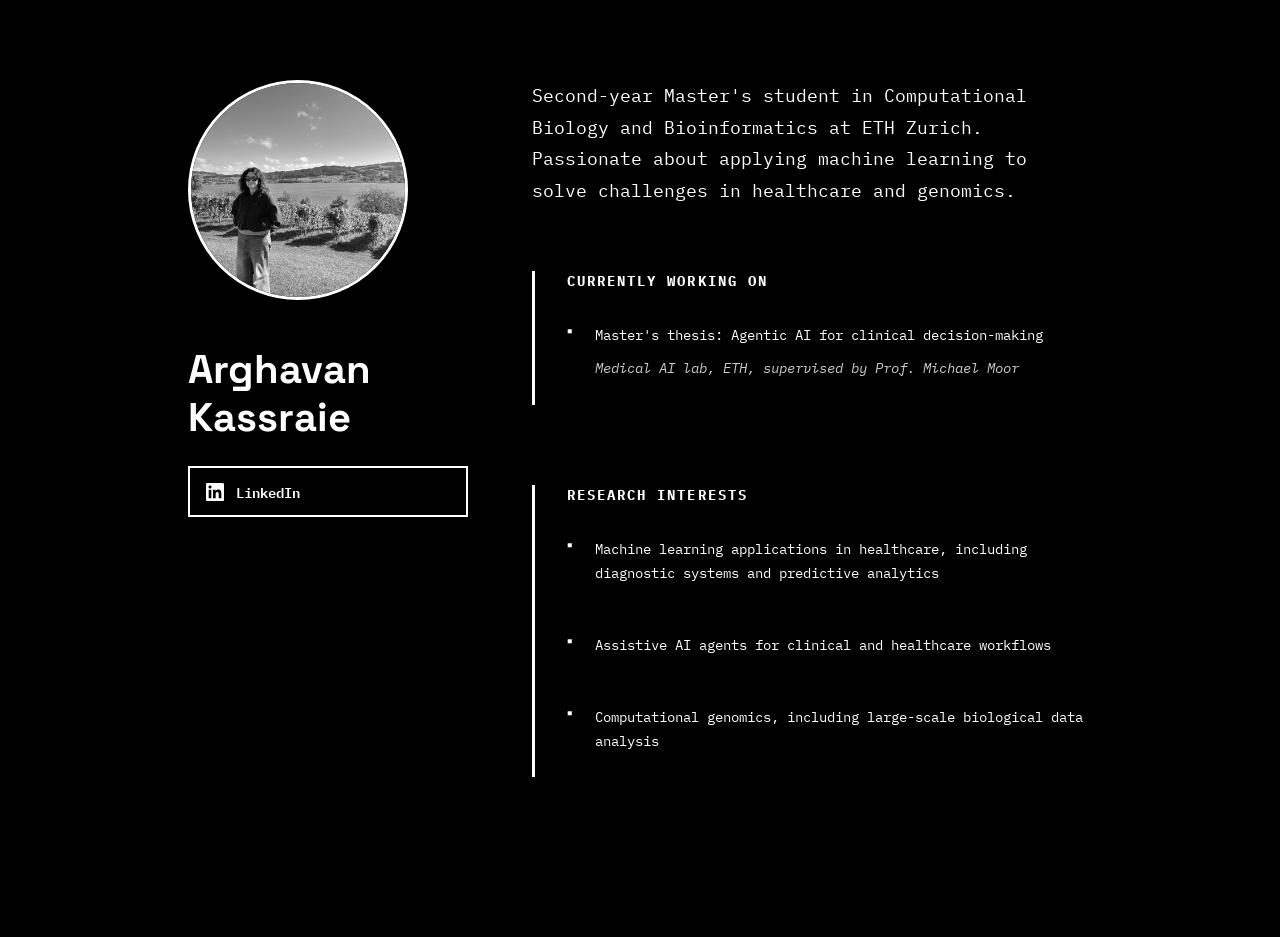
<file: index.html>
<!DOCTYPE html>
<html lang="en">
<head>
  <meta charset="UTF-8">
  <meta name="viewport" content="width=device-width, initial-scale=1.0">
  <title>Arghavan Kassraie</title>
  <link rel="preconnect" href="https://fonts.googleapis.com">
  <link rel="preconnect" href="https://fonts.gstatic.com" crossorigin>
  <link href="https://fonts.googleapis.com/css2?family=IBM+Plex+Mono:wght@400;600;700&family=Space+Grotesk:wght@700&display=swap" rel="stylesheet">
  <style>
    * {
      margin: 0;
      padding: 0;
      box-sizing: border-box;
    }
    
    :root {
      --primary: #000000;
      --secondary: #1a1a1a;
      --accent: #ffffff;
      --text-primary: #ffffff;
      --text-secondary: #cccccc;
      --border: #333333;
    }
    
    body {
      font-family: 'IBM Plex Mono', monospace;
      background: #000000;
      color: var(--text-primary);
      line-height: 1.6;
      font-size: 14px;
      min-height: 100vh;
      overflow-x: hidden;
      position: relative;
      font-weight: 400;
    }

    /* Animated background symbols */
    .background-symbols {
      position: fixed;
      top: 0;
      left: 0;
      width: 100%;
      height: 100%;
      pointer-events: none;
      z-index: 0;
      overflow: hidden;
    }

    .symbol {
      position: absolute;
      opacity: 0.15;
      filter: none;
      animation: float linear infinite;
    }

    .symbol.dna { animation-duration: 15s; }
    .symbol.molecule { animation-duration: 18s; }
    .symbol.computer { animation-duration: 20s; }
    .symbol.code { animation-duration: 16s; }
    .symbol.hospital { animation-duration: 22s; }
    .symbol.blood { animation-duration: 14s; }

    @keyframes float {
      0% {
        transform: translateY(100vh) rotate(0deg);
        opacity: 0.05;
      }
      10% {
        opacity: 0.15;
      }
      90% {
        opacity: 0.15;
      }
      100% {
        transform: translateY(-100vh) rotate(360deg);
        opacity: 0.05;
      }
    }

    .symbol svg {
      width: 100%;
      height: 100%;
      stroke: var(--text-primary);
      fill: none;
      stroke-width: 2;
    }

    /* Main content */
    .content {
      position: relative;
      z-index: 1;
      max-width: 1000px;
      margin: 0 auto;
      padding: 5rem 3rem;
      display: grid;
      grid-template-columns: 280px 1fr;
      gap: 4rem;
    }

    .sidebar {
      position: sticky;
      top: 3rem;
      height: fit-content;
    }

    .photo-container {
      position: relative;
      margin-bottom: 2.5rem;
    }

    .photo {
      width: 220px;
      height: 220px;
      object-fit: cover;
      border-radius: 50%;
      box-shadow: none;
      border: 3px solid #ffffff;
      filter: grayscale(100%);
      transition: filter 0.5s ease;
      cursor: pointer;
    }

    .photo:hover,
    .photo.in-color {
      filter: grayscale(0%);
    }

    .name {
      font-size: 2.5rem;
      font-weight: 700;
      letter-spacing: 0em;
      margin-bottom: 0.5rem;
      color: var(--text-primary);
      font-family: 'Space Grotesk', sans-serif;
      line-height: 1.2;
    }

    .title {
      display: none;
    }

    .social {
      display: flex;
      flex-direction: column;
      gap: 1rem;
      margin-top: 1.5rem;
    }

    .social a {
      display: inline-flex;
      align-items: center;
      gap: 0.75rem;
      color: var(--text-primary);
      text-decoration: none;
      font-weight: 600;
      padding: 0.75rem 1rem;
      border: 2px solid #ffffff;
      border-radius: 0px;
      transition: none;
      font-size: 0.9rem;
      background: transparent;
    }

    .social a:hover {
      color: #000000;
      border-color: #ffffff;
      background: #ffffff;
      transform: none;
    }

    .social svg {
      width: 18px;
      height: 18px;
    }

    .main {
    }

    .bio {
      font-size: 1.1rem;
      color: var(--text-primary);
      margin-bottom: 4rem;
      line-height: 1.8;
      max-width: 650px;
      font-weight: 400;
      font-family: 'IBM Plex Mono', monospace;
    }

    .section {
      margin-bottom: 5rem;
      border-left: 3px solid #ffffff;
      padding-left: 2rem;
    }

    .section h2 {
      font-size: 0.85rem;
      font-weight: 700;
      letter-spacing: 0.15em;
      text-transform: uppercase;
      color: var(--text-primary);
      margin-bottom: 2rem;
      display: block;
      font-family: 'IBM Plex Mono', monospace;
    }

    .section h2::before {
      display: none;
    }

    ul {
      list-style: none;
      display: flex;
      flex-direction: column;
      gap: 1.5rem;
    }

    li {
      color: var(--text-primary);
      padding-left: 1.75rem;
      position: relative;
      font-weight: 400;
      line-height: 1.7;
      margin-bottom: 1.5rem;
    }

    li::before {
      content: '■';
      position: absolute;
      left: 0;
      color: var(--text-primary);
      font-weight: bold;
      font-size: 0.6em;
    }

    .project {
      display: block;
      font-size: 0.9rem;
      color: var(--text-secondary);
      margin-top: 0.5rem;
      padding-left: 0;
      font-style: italic;
      opacity: 1;
      font-weight: 400;
    }

    li:hover {
      color: var(--text-primary);
      transition: none;
    }

    @keyframes none {
      0% { opacity: 1; }
      100% { opacity: 1; }
    }

    @media (max-width: 1024px) {
      .content {
        grid-template-columns: 1fr;
        gap: 3rem;
        padding: 3rem 2rem;
      }

      .sidebar {
        position: static;
        display: grid;
        grid-template-columns: 220px 1fr;
        gap: 2rem;
        align-items: flex-start;
      }

      .photo-container {
        margin-bottom: 0;
      }

      .name {
        font-size: 2rem;
      }
    }

    @media (max-width: 768px) {
      .content {
        padding: 2rem 1.5rem;
      }

      .sidebar {
        grid-template-columns: 1fr;
        text-align: left;
      }

      .photo {
        width: 160px;
        height: 160px;
        margin: 0;
      }

      .name {
        font-size: 1.75rem;
      }

      .bio {
        font-size: 1rem;
      }

      .section {
        margin-bottom: 3rem;
      }

      li {
        padding-left: 1.5rem;
        margin-bottom: 1.25rem;
      }

      .social {
        flex-direction: row;
        margin-top: 1rem;
        gap: 0.5rem;
      }

      .social a {
        flex: 1;
        justify-content: center;
        font-size: 0.8rem;
        padding: 0.6rem 0.75rem;
      }
    }
  </style>
</head>
<body>
  <div class="background-symbols" id="symbolsContainer"></div>

  <div class="content">
    <aside class="sidebar">
      <div class="photo-container">
        <img src="IMG_1567.jpeg" alt="Arghavan Kassraie" class="photo" id="profilePhoto">
      </div>
      <div>
        <div class="name">Arghavan Kassraie</div>
        <div class="social">
          <a href="https://www.linkedin.com/in/arghavan-kassraie-0686ab26a" title="LinkedIn" target="_blank">
            <svg viewBox="0 0 24 24" fill="currentColor">
              <path d="M20.447 20.452h-3.554v-5.569c0-1.328-.027-3.037-1.852-3.037-1.853 0-2.136 1.445-2.136 2.939v5.667H9.351V9h3.414v1.561h.046c.477-.9 1.637-1.85 3.37-1.85 3.601 0 4.267 2.37 4.267 5.455v6.286zM5.337 7.433c-1.144 0-2.063-.926-2.063-2.065 0-1.138.92-2.063 2.063-2.063 1.14 0 2.064.925 2.064 2.063 0 1.139-.925 2.065-2.064 2.065zm1.782 13.019H3.555V9h3.564v11.452zM22.225 0H1.771C.792 0 0 .774 0 1.729v20.542C0 23.227.792 24 1.771 24h20.451C23.2 24 24 23.227 24 22.271V1.729C24 .774 23.2 0 22.225 0z"/>
            </svg>
            LinkedIn
          </a>
        </div>
      </div>
    </aside>

    <main class="main">
      <p class="bio">
        Second-year Master's student in Computational Biology and Bioinformatics at ETH Zurich. Passionate about applying machine learning to solve challenges in healthcare and genomics.
      </p>

      <div class="section">
        <h2>Currently Working On</h2>
        <ul>
          <li>Master's thesis: Agentic AI for clinical decision-making
            <div class="project">Medical AI lab, ETH, supervised by Prof. Michael Moor</div>
          </li>
        </ul>
      </div>

      <div class="section">
        <h2>Research Interests</h2>
        <ul>
          <li>Machine learning applications in healthcare, including diagnostic systems and predictive analytics</li>
          <li>Assistive AI agents for clinical and healthcare workflows</li>
          <li>Computational genomics, including large-scale biological data analysis</li>
        </ul>
      </div>
    </main>
  </div>

  <script>
    // Create floating background symbols
    const symbolsContainer = document.getElementById('symbolsContainer');
    
    const symbols = [
      // DNA helix
      { name: 'dna', width: 60, height: 100, svg: '<svg viewBox="0 0 60 100" xmlns="http://www.w3.org/2000/svg"><path d="M30 10 Q45 25 30 40 Q15 55 30 70 Q45 85 30 100" stroke="currentColor" fill="none" stroke-width="2"/><path d="M30 10 Q15 25 30 40 Q45 55 30 70 Q15 85 30 100" stroke="currentColor" fill="none" stroke-width="2"/><circle cx="20" cy="25" r="2" fill="currentColor"/><circle cx="40" cy="25" r="2" fill="currentColor"/><circle cx="20" cy="55" r="2" fill="currentColor"/><circle cx="40" cy="55" r="2" fill="currentColor"/><circle cx="20" cy="85" r="2" fill="currentColor"/><circle cx="40" cy="85" r="2" fill="currentColor"/></svg>' },
      
      // Molecule
      { name: 'molecule', width: 70, height: 70, svg: '<svg viewBox="0 0 70 70" xmlns="http://www.w3.org/2000/svg"><circle cx="35" cy="35" r="12" stroke="currentColor" fill="none" stroke-width="2"/><circle cx="15" cy="25" r="8" stroke="currentColor" fill="none" stroke-width="2"/><circle cx="55" cy="25" r="8" stroke="currentColor" fill="none" stroke-width="2"/><circle cx="25" cy="55" r="8" stroke="currentColor" fill="none" stroke-width="2"/><circle cx="50" cy="50" r="8" stroke="currentColor" fill="none" stroke-width="2"/><line x1="35" y1="35" x2="15" y2="25" stroke="currentColor" stroke-width="1.5"/><line x1="35" y1="35" x2="55" y2="25" stroke="currentColor" stroke-width="1.5"/><line x1="35" y1="35" x2="25" y2="55" stroke="currentColor" stroke-width="1.5"/><line x1="35" y1="35" x2="50" y2="50" stroke="currentColor" stroke-width="1.5"/></svg>' },
      
      // Computer/Monitor
      { name: 'computer', width: 75, height: 60, svg: '<svg viewBox="0 0 75 60" xmlns="http://www.w3.org/2000/svg"><rect x="8" y="5" width="59" height="40" rx="3" stroke="currentColor" fill="none" stroke-width="2"/><rect x="15" y="12" width="45" height="26" stroke="currentColor" fill="none" stroke-width="1"/><line x1="25" y1="48" x2="25" y2="55"/><line x1="50" y1="48" x2="50" y2="55"/><line x1="22" y1="55" x2="53" y2="55" stroke="currentColor" stroke-width="2"/></svg>' },
      
      // Code/Brackets
      { name: 'code', width: 50, height: 70, svg: '<svg viewBox="0 0 50 70" xmlns="http://www.w3.org/2000/svg"><path d="M12 15 L5 35 L12 55" stroke="currentColor" fill="none" stroke-width="2" stroke-linecap="round"/><path d="M38 15 L45 35 L38 55" stroke="currentColor" fill="none" stroke-width="2" stroke-linecap="round"/><path d="M20 20 L30 50" stroke="currentColor" fill="none" stroke-width="2" stroke-linecap="round"/></svg>' },
      
      // Hospital/Cross
      { name: 'hospital', width: 70, height: 70, svg: '<svg viewBox="0 0 70 70" xmlns="http://www.w3.org/2000/svg"><rect x="10" y="10" width="50" height="50" rx="4" stroke="currentColor" fill="none" stroke-width="2"/><line x1="35" y1="20" x2="35" y2="50" stroke="currentColor" stroke-width="2.5" stroke-linecap="round"/><line x1="20" y1="35" x2="50" y2="35" stroke="currentColor" stroke-width="2.5" stroke-linecap="round"/></svg>' },
      
      // Blood drop
      { name: 'blood', width: 45, height: 65, svg: '<svg viewBox="0 0 45 65" xmlns="http://www.w3.org/2000/svg"><path d="M22.5 5 C15 15 8 25 8 35 C8 48 14.5 58 22.5 58 C30.5 58 37 48 37 35 C37 25 30 15 22.5 5 Z" stroke="currentColor" fill="none" stroke-width="2"/></svg>' }
    ];

    function createSymbol(symbol) {
      const div = document.createElement('div');
      div.className = `symbol ${symbol.name}`;
      div.style.width = symbol.width + 'px';
      div.style.height = symbol.height + 'px';
      div.style.left = Math.random() * 100 + '%';
      div.style.bottom = '-' + symbol.height + 'px';
      div.innerHTML = symbol.svg;
      return div;
    }

    // Create multiple instances of each symbol
    symbols.forEach(symbol => {
      for (let i = 0; i < 3; i++) {
        const symbolEl = createSymbol(symbol);
        symbolEl.style.animationDelay = (Math.random() * 20) + 's';
        symbolsContainer.appendChild(symbolEl);
      }
    });

    // Photo toggle: black & white by default, click/tap to switch to color and back
    const profilePhoto = document.getElementById('profilePhoto');
    profilePhoto.addEventListener('click', () => {
      profilePhoto.classList.toggle('in-color');
    });

    // Smooth page load animations
    document.addEventListener('DOMContentLoaded', () => {
      document.body.style.opacity = '1';
    });
  </script>
</body>
</html>
</file>
